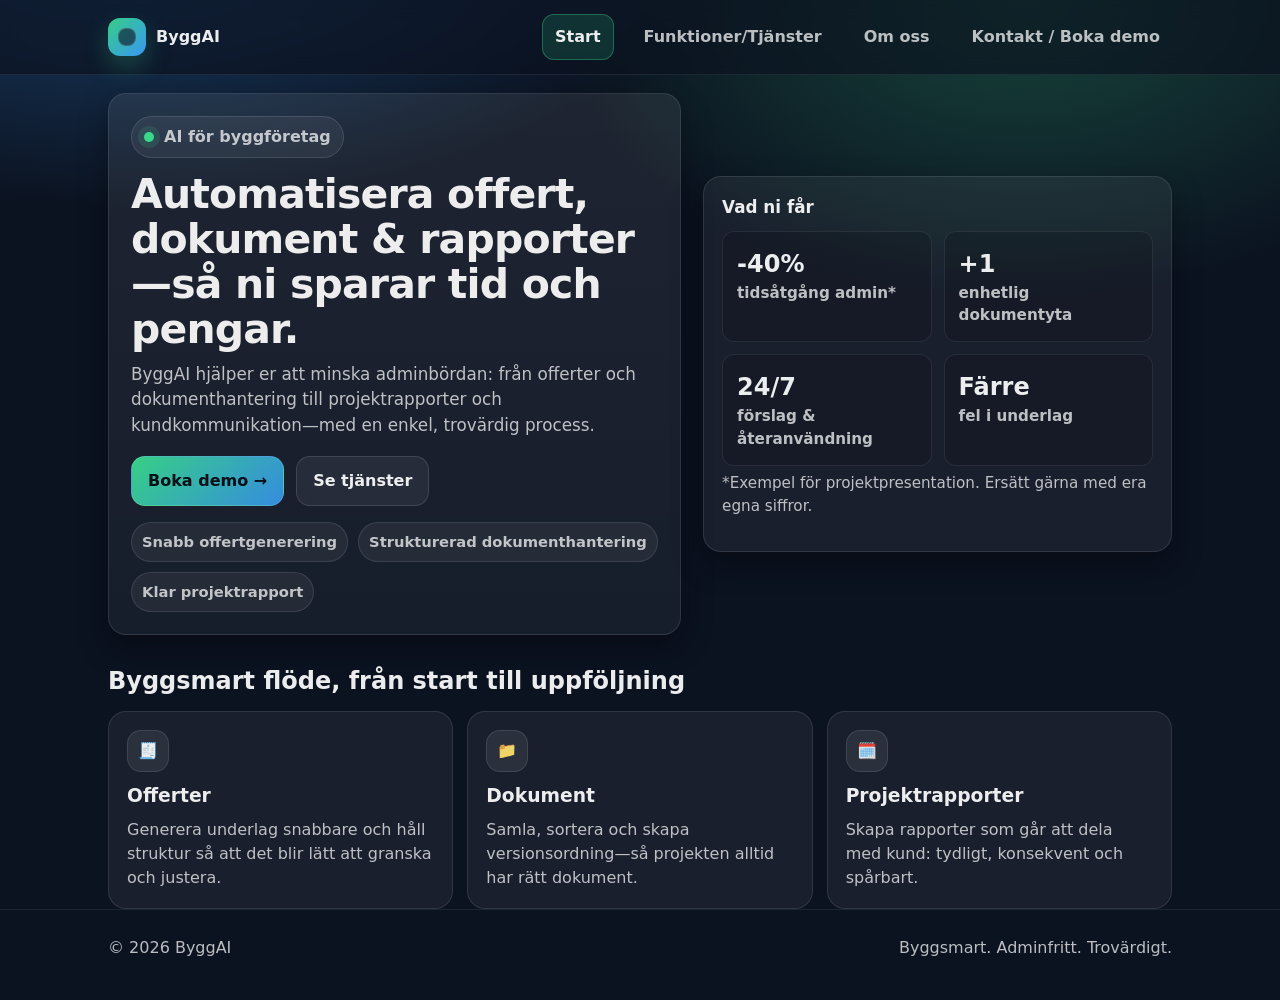
<file: index.html>
<!doctype html>
<html lang="sv">
<head>
  <meta charset="utf-8" />
  <meta name="viewport" content="width=device-width, initial-scale=1" />
  <title>ByggAI | Automatisera administrationen</title>
 <link rel="stylesheet" href="style.css">
</head>
<body>
  <a class="skip-link" href="#main">Hoppa till innehåll</a>

  <header class="header">
    <div class="container">
      <nav class="navbar" aria-label="Huvudmeny">
        <a class="brand" href="index.html" aria-label="ByggAI startsida">
          <span class="brand-mark" aria-hidden="true"></span>
          <span>ByggAI</span>
        </a>

        <div class="nav-links" role="navigation" aria-label="Sidor">
          <a href="index.html" data-navlink>Start</a>
          <a href="tjanster.html" data-navlink>Funktioner/Tjänster</a>
          <a href="Omoss.html" data-navlink>Om oss</a>
          <a href="kontakt.html" data-navlink>Kontakt / Boka demo</a>
        </div>

        <button class="menu-toggle" data-menu-toggle aria-label="Öppna meny" aria-expanded="false">
          <span class="bars" aria-hidden="true">
            <span></span><span></span><span></span>
          </span>
        </button>
      </nav>

      <div class="mobile-drawer" data-mobile-drawer hidden>
        <div class="drawer-links" role="navigation" aria-label="Mobilsidor">
          <a href="index.html" data-navlink>Start</a>
          <a href="tjanster.html" data-navlink>Funktioner/Tjänster</a>
          <a href="omoss.html" data-navlink>Om oss</a>
          <a href="kontakt.html" data-navlink>Kontakt / Boka demo</a>
        </div>
      </div>
    </div>
  </header>

  <main id="main" class="container">
    <section class="hero">
      <div class="hero-card">
        <span class="kicker"><span class="dot" aria-hidden="true"></span> AI för byggföretag</span>
        <h1>Automatisera offert, dokument & rapporter—så ni sparar tid och pengar.</h1>
        <p class="lead">
          ByggAI hjälper er att minska adminbördan: från offerter och dokumenthantering till projektrapporter och
          kundkommunikation—med en enkel, trovärdig process.
        </p>

        <div class="cta-row">
          <a class="btn btn-primary" href="kontakt.html">Boka demo →</a>
          <a class="btn" href="tjanster.html">Se tjänster</a>
        </div>

        <div class="badge-row" aria-label="Nyckelfördelar">
          <span class="badge">Snabb offertgenerering</span>
          <span class="badge">Strukturerad dokumenthantering</span>
          <span class="badge">Klar projektrapport</span>
        </div>
      </div>

      <aside class="side-panel" aria-label="Översikt">
        <h2>Vad ni får</h2>
        <div class="stat-grid">
          <div class="stat">
            <div class="num">-40%</div>
            <div class="lbl">tidsåtgång admin*</div>
          </div>
          <div class="stat">
            <div class="num">+1</div>
            <div class="lbl">enhetlig dokumentyta</div>
          </div>
          <div class="stat">
            <div class="num">24/7</div>
            <div class="lbl">förslag & återanvändning</div>
          </div>
          <div class="stat">
            <div class="num">Färre</div>
            <div class="lbl">fel i underlag</div>
          </div>
        </div>
        <p class="help">*Exempel för projektpresentation. Ersätt gärna med era egna siffror.</p>
      </aside>
    </section>

    <section class="section">
      <h2 class="section-title">Byggsmart flöde, från start till uppföljning</h2>
      <div class="grid-3">
        <article class="card">
          <div class="icon" aria-hidden="true">🧾</div>
          <h3>Offerter</h3>
          <p>Generera underlag snabbare och håll struktur så att det blir lätt att granska och justera.</p>
        </article>
        <article class="card">
          <div class="icon" aria-hidden="true">📁</div>
          <h3>Dokument</h3>
          <p>Samla, sortera och skapa versionsordning—så projekten alltid har rätt dokument.</p>
        </article>
        <article class="card">
          <div class="icon" aria-hidden="true">🗓️</div>
          <h3>Projektrapporter</h3>
          <p>Skapa rapporter som går att dela med kund: tydligt, konsekvent och spårbart.</p>
        </article>
      </div>
    </section>
  </main>

  <footer class="footer">
    <div class="container foot-grid">
      <div>© <span id="year"></span> ByggAI</div>
      <div>Byggsmart. Adminfritt. Trovärdigt.</div>
    </div>
  </footer>

  <script src="script.js"></script>
  <script>
    document.getElementById("year").textContent = new Date().getFullYear();
  </script>
</body>
</html>
</file>
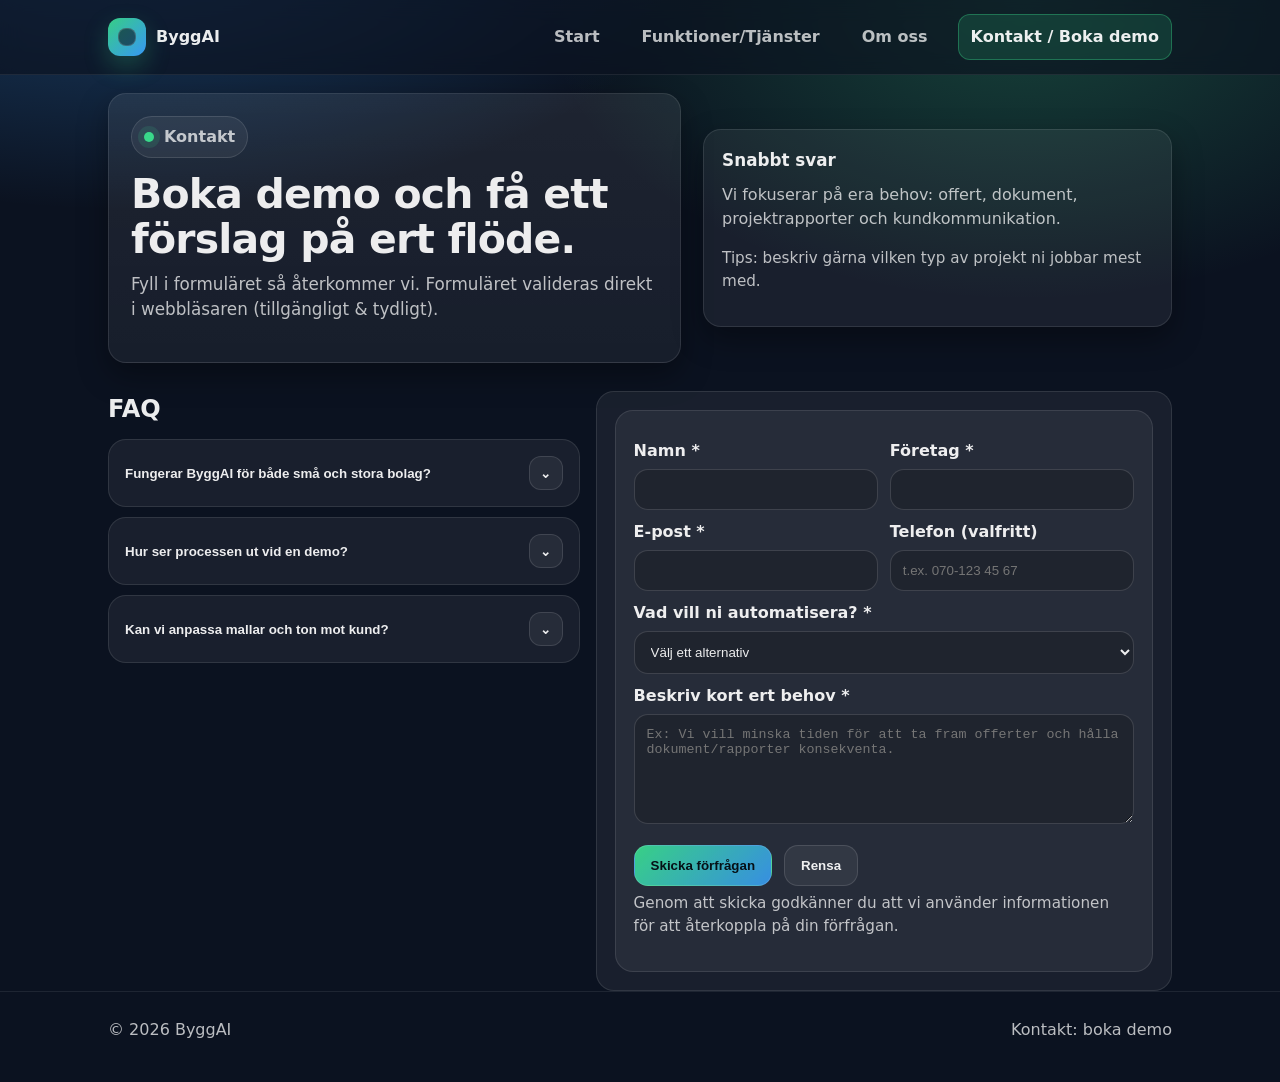
<file: kontakt.html>
<!doctype html>
<html lang="sv">
<head>
  <meta charset="utf-8" />
  <meta name="viewport" content="width=device-width, initial-scale=1" />
  <title>ByggAI | Kontakt & Boka demo</title>
 <link rel="stylesheet" href="style.css">
</head>
<body>
  <a class="skip-link" href="#main">Hoppa till innehåll</a>

  <header class="header">
    <div class="container">
      <nav class="navbar" aria-label="Huvudmeny">
        <a class="brand" href="index.html" aria-label="ByggAI startsida">
          <span class="brand-mark" aria-hidden="true"></span>
          <span>ByggAI</span>
        </a>

        <div class="nav-links" role="navigation" aria-label="Sidor">
          <a href="index.html" data-navlink>Start</a>
          <a href="tjanster.html" data-navlink>Funktioner/Tjänster</a>
          <a href="Omoss.html" data-navlink>Om oss</a>
          <a href="kontakt.html" data-navlink>Kontakt / Boka demo</a>
        </div>

        <button class="menu-toggle" data-menu-toggle aria-label="Öppna meny" aria-expanded="false">
          <span class="bars" aria-hidden="true">
            <span></span><span></span><span></span>
          </span>
        </button>
      </nav>

      <div class="mobile-drawer" data-mobile-drawer hidden>
        <div class="drawer-links" role="navigation" aria-label="Mobilsidor">
          <a href="index.html" data-navlink>Start</a>
          <a href="tjanster.html" data-navlink>Funktioner/Tjänster</a>
          <a href="omoss.html" data-navlink>Om oss</a>
          <a href="kontakt.html" data-navlink>Kontakt / Boka demo</a>
        </div>
      </div>
    </div>
  </header>

  <main id="main" class="container">
    <section class="hero" style="margin-top:18px;">
      <div class="hero-card">
        <span class="kicker"><span class="dot" aria-hidden="true"></span> Kontakt</span>
        <h1>Boka demo och få ett förslag på ert flöde.</h1>
        <p class="lead">
          Fyll i formuläret så återkommer vi. Formuläret valideras direkt i webbläsaren (tillgängligt & tydligt).
        </p>
      </div>
      <aside class="side-panel">
        <h2>Snabbt svar</h2>
        <div class="form-note">
          <p style="margin-top:0;">
            Vi fokuserar på era behov: offert, dokument, projektrapporter och kundkommunikation.
          </p>
          <p class="help">Tips: beskriv gärna vilken typ av projekt ni jobbar mest med.</p>
        </div>
      </aside>
    </section>

    <section class="section">
      <div class="form-wrap">
        <div>
          <h2 class="section-title" style="margin-top:0;">FAQ</h2>
          <div class="accordion" aria-label="Vanliga frågor">
            <div class="acc-item" data-open="false">
              <button class="acc-btn" type="button" aria-expanded="false">
                <span>Fungerar ByggAI för både små och stora bolag?</span>
                <span class="chev" aria-hidden="true">⌄</span>
              </button>
              <div class="acc-panel" aria-hidden="true">
                <div class="acc-content">
                  Ja. Vi kan starta med ett avgränsat flöde (t.ex. offert + dokument) och sedan bygga ut när ni ser värdet.
                </div>
              </div>
            </div>

            <div class="acc-item" data-open="false">
              <button class="acc-btn" type="button" aria-expanded="false">
                <span>Hur ser processen ut vid en demo?</span>
                <span class="chev" aria-hidden="true">⌄</span>
              </button>
              <div class="acc-panel" aria-hidden="true">
                <div class="acc-content">
                  Vi går igenom era nuvarande rutiner, väljer ett konkret exempel och visar hur AI kan ge förbättrade
                  utkast och dokumentstruktur.
                </div>
              </div>
            </div>

            <div class="acc-item" data-open="false">
              <button class="acc-btn" type="button" aria-expanded="false">
                <span>Kan vi anpassa mallar och ton mot kund?</span>
                <span class="chev" aria-hidden="true">⌄</span>
              </button>
              <div class="acc-panel" aria-hidden="true">
                <div class="acc-content">
                  Absolut. Ni styr språk, struktur och vilka delar som ska återanvändas för att skapa konsekvens över projekt.
                </div>
              </div>
            </div>
          </div>
        </div>

        <div class="form" aria-label="Boka demo formulär">
          <form class="form" data-demo-form>
            <div class="field-row">
              <div>
                <label for="name">Namn *</label>
                <input id="name" name="name" type="text" autocomplete="name" aria-invalid="false" required />
                <div class="error" data-error-for="name">Ange ditt namn (minst 2 tecken).</div>
              </div>

              <div>
                <label for="company">Företag *</label>
                <input id="company" name="company" type="text" aria-invalid="false" required />
                <div class="error" data-error-for="company">Ange företagets namn (minst 2 tecken).</div>
              </div>
            </div>

            <div class="field-row">
              <div>
                <label for="email">E-post *</label>
                <input id="email" name="email" type="email" autocomplete="email" aria-invalid="false" required />
                <div class="error" data-error-for="email">Ange en giltig e-postadress.</div>
              </div>

              <div>
                <label for="phone">Telefon (valfritt)</label>
                <input id="phone" name="phone" type="tel" autocomplete="tel" aria-invalid="false" placeholder="t.ex. 070-123 45 67" />
                <div class="error" data-error-for="phone">Ange ett giltigt telefonnummer.</div>
              </div>
            </div>

            <label for="topic">Vad vill ni automatisera? *</label>
            <select id="topic" name="topic" aria-invalid="false" required>
              <option value="">Välj ett alternativ</option>
              <option value="offerter">Offerter</option>
              <option value="dokument">Dokumenthantering</option>
              <option value="rapporter">Projektrapporter</option>
              <option value="kommunikation">Kundkommunikation</option>
              <option value="allt">Flera delar</option>
            </select>
            <div class="error" data-error-for="topic">Välj ett ämne för din förfrågan.</div>

            <label for="message">Beskriv kort ert behov *</label>
            <textarea id="message" name="message" aria-invalid="false" required
              placeholder="Ex: Vi vill minska tiden för att ta fram offerter och hålla dokument/rapporter konsekventa."></textarea>
            <div class="error" data-error-for="message">Skriv ett meddelande (minst 10 tecken).</div>

            <div class="form-actions">
              <button class="btn btn-primary" type="submit">Skicka förfrågan</button>
              <button class="btn" type="reset">Rensa</button>
              <p class="status" data-form-status aria-live="polite"></p>
            </div>

            <p class="help">
              Genom att skicka godkänner du att vi använder informationen för att återkoppla på din förfrågan.
            </p>
          </form>
        </div>
      </div>
    </section>
  </main>

  <footer class="footer">
    <div class="container foot-grid">
      <div>© <span id="year"></span> ByggAI</div>
      <div>Kontakt: boka demo</div>
    </div>
  </footer>

 <script src="script.js"></script>
  <script>
    document.getElementById("year").textContent = new Date().getFullYear();
  </script>
</body>
</html>
</file>
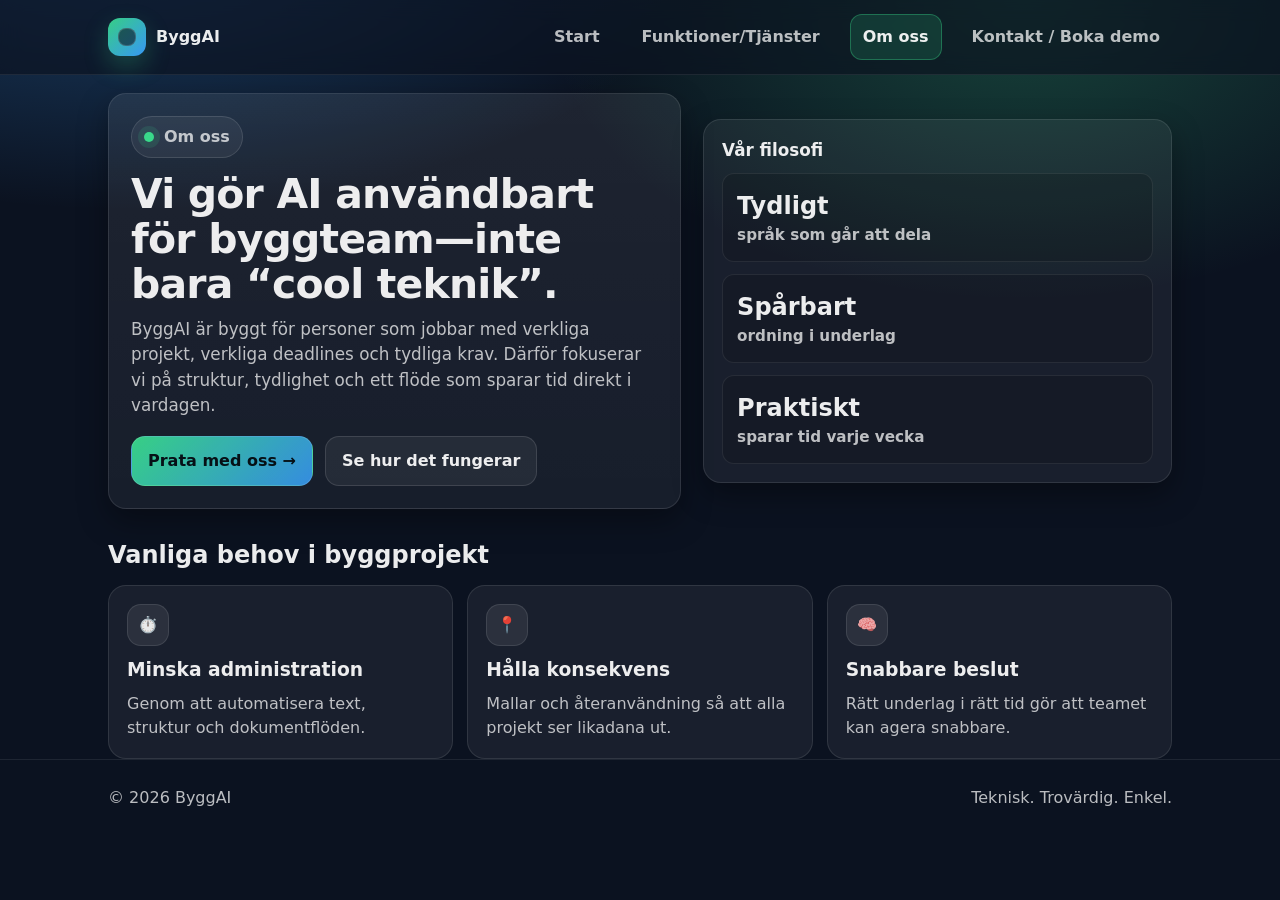
<file: Omoss.html>
<!doctype html>
<html lang="sv">
<head>
  <meta charset="utf-8" />
  <meta name="viewport" content="width=device-width, initial-scale=1" />
  <title>ByggAI | Om oss</title>
<link rel="stylesheet" href="style.css">
</head>
<body>
  <a class="skip-link" href="#main">Hoppa till innehåll</a>

  <header class="header">
    <div class="container">
      <nav class="navbar" aria-label="Huvudmeny">
        <a class="brand" href="index.html" aria-label="ByggAI startsida">
          <span class="brand-mark" aria-hidden="true"></span>
          <span>ByggAI</span>
        </a>

        <div class="nav-links" role="navigation" aria-label="Sidor">
          <a href="index.html" data-navlink>Start</a>
          <a href="tjanster.html" data-navlink>Funktioner/Tjänster</a>
          <a href="Omoss.html" data-navlink>Om oss</a>
          <a href="kontakt.html" data-navlink>Kontakt / Boka demo</a>
        </div>

        <button class="menu-toggle" data-menu-toggle aria-label="Öppna meny" aria-expanded="false">
          <span class="bars" aria-hidden="true">
            <span></span><span></span><span></span>
          </span>
        </button>
      </nav>

      <div class="mobile-drawer" data-mobile-drawer hidden>
        <div class="drawer-links" role="navigation" aria-label="Mobilsidor">
          <a href="index.html" data-navlink>Start</a>
          <a href="tjanster.html" data-navlink>Funktioner/Tjänster</a>
          <a href="omoss.html" data-navlink>Om oss</a>
          <a href="kontakt.html" data-navlink>Kontakt / Boka demo</a>
        </div>
      </div>
    </div>
  </header>

  <main id="main" class="container">
    <section class="hero">
      <div class="hero-card">
        <span class="kicker"><span class="dot" aria-hidden="true"></span> Om oss</span>
        <h1>Vi gör AI användbart för byggteam—inte bara “cool teknik”.</h1>
        <p class="lead">
          ByggAI är byggt för personer som jobbar med verkliga projekt, verkliga deadlines och tydliga krav.
          Därför fokuserar vi på struktur, tydlighet och ett flöde som sparar tid direkt i vardagen.
        </p>

        <div class="cta-row">
          <a class="btn btn-primary" href="kontakt.html">Prata med oss →</a>
          <a class="btn" href="tjanster.html">Se hur det fungerar</a>
        </div>
      </div>

      <aside class="side-panel">
        <h2>Vår filosofi</h2>
        <div class="grid-3" style="grid-template-columns: 1fr; gap:12px;">
          <div class="stat">
            <div class="num">Tydligt</div>
            <div class="lbl">språk som går att dela</div>
          </div>
          <div class="stat">
            <div class="num">Spårbart</div>
            <div class="lbl">ordning i underlag</div>
          </div>
          <div class="stat">
            <div class="num">Praktiskt</div>
            <div class="lbl">sparar tid varje vecka</div>
          </div>
        </div>
      </aside>
    </section>

    <section class="section">
      <h2 class="section-title">Vanliga behov i byggprojekt</h2>
      <div class="grid-3">
        <article class="card">
          <div class="icon" aria-hidden="true">⏱️</div>
          <h3>Minska administration</h3>
          <p>Genom att automatisera text, struktur och dokumentflöden.</p>
        </article>
        <article class="card">
          <div class="icon" aria-hidden="true">📍</div>
          <h3>Hålla konsekvens</h3>
          <p>Mallar och återanvändning så att alla projekt ser likadana ut.</p>
        </article>
        <article class="card">
          <div class="icon" aria-hidden="true">🧠</div>
          <h3>Snabbare beslut</h3>
          <p>Rätt underlag i rätt tid gör att teamet kan agera snabbare.</p>
        </article>
      </div>
    </section>
  </main>

  <footer class="footer">
    <div class="container foot-grid">
      <div>© <span id="year"></span> ByggAI</div>
      <div>Teknisk. Trovärdig. Enkel.</div>
    </div>
  </footer>

<script src="script.js"></script>
  <script>
    document.getElementById("year").textContent = new Date().getFullYear();
  </script>
</body>
</html>
</file>
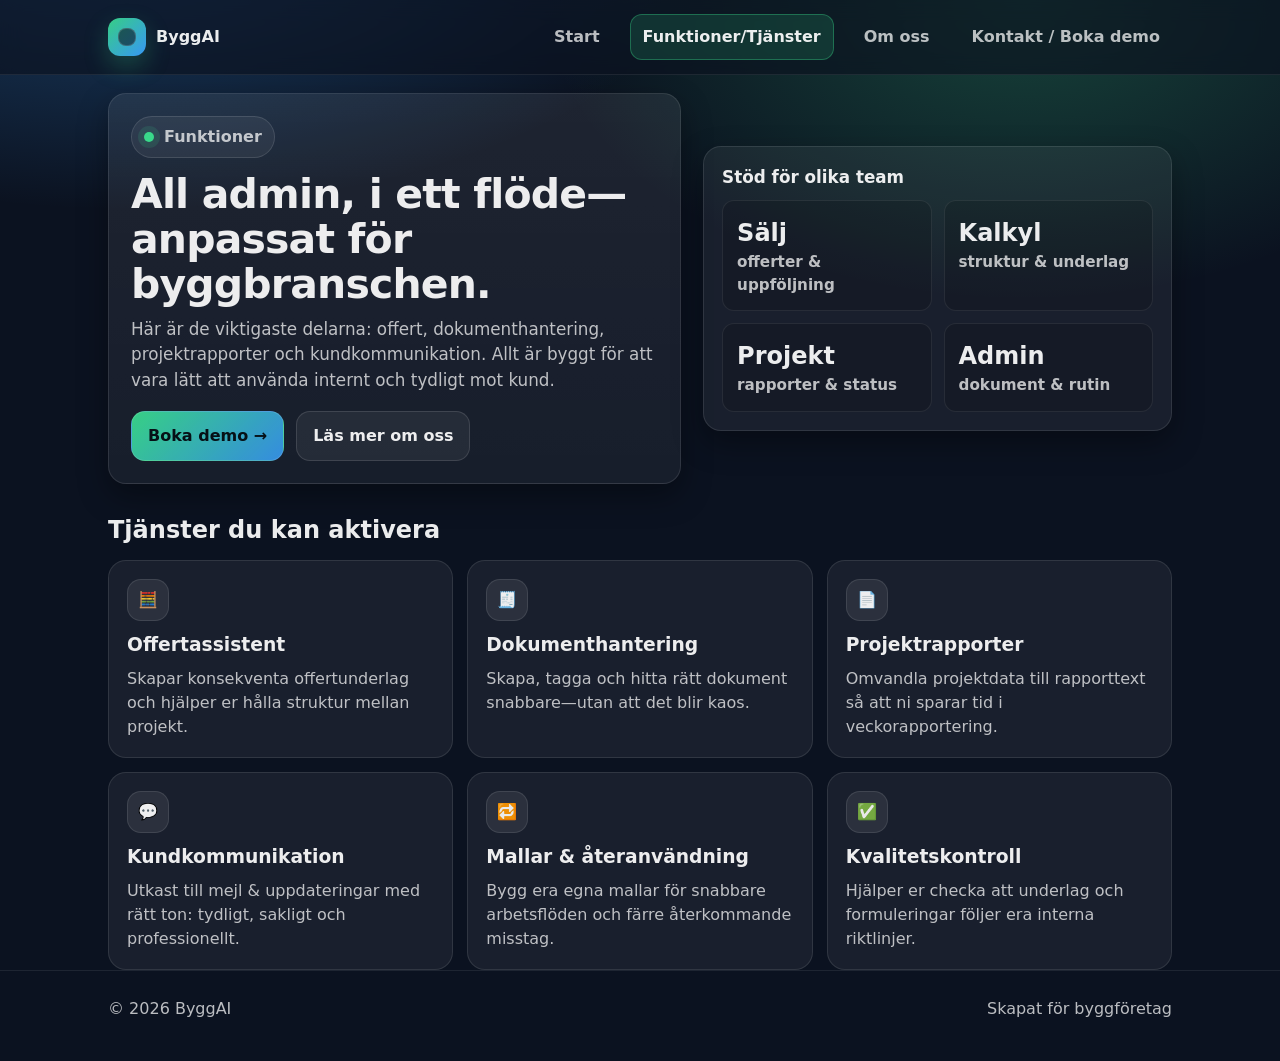
<file: tjanster.html>
<!doctype html>
<html lang="sv">
<head>
  <meta charset="utf-8" />
  <meta name="viewport" content="width=device-width, initial-scale=1" />
  <title>ByggAI | Funktioner & Tjänster</title>
<link rel="stylesheet" href="style.css">
</head>
<body>
  <a class="skip-link" href="#main">Hoppa till innehåll</a>

  <header class="header">
    <div class="container">
      <nav class="navbar" aria-label="Huvudmeny">
        <a class="brand" href="index.html" aria-label="ByggAI startsida">
          <span class="brand-mark" aria-hidden="true"></span>
          <span>ByggAI</span>
        </a>

        <div class="nav-links" role="navigation" aria-label="Sidor">
          <a href="index.html" data-navlink>Start</a>
          <a href="tjanster.html" data-navlink>Funktioner/Tjänster</a>
          <a href="Omoss.html" data-navlink>Om oss</a>
          <a href="kontakt.html" data-navlink>Kontakt / Boka demo</a>
        </div>

        <button class="menu-toggle" data-menu-toggle aria-label="Öppna meny" aria-expanded="false">
          <span class="bars" aria-hidden="true">
            <span></span><span></span><span></span>
          </span>
        </button>
      </nav>

      <div class="mobile-drawer" data-mobile-drawer hidden>
        <div class="drawer-links" role="navigation" aria-label="Mobilsidor">
          <a href="index.html" data-navlink>Start</a>
          <a href="tjanster.html" data-navlink>Funktioner/Tjänster</a>
          <a href="omoss.html" data-navlink>Om oss</a>
          <a href="kontakt.html" data-navlink>Kontakt / Boka demo</a>
        </div>
      </div>
    </div>
  </header>

  <main id="main" class="container">
    <section class="hero" style="margin-top: 18px;">
      <div class="hero-card">
        <span class="kicker"><span class="dot" aria-hidden="true"></span> Funktioner</span>
        <h1>All admin, i ett flöde—anpassat för byggbranschen.</h1>
        <p class="lead">
          Här är de viktigaste delarna: offert, dokumenthantering, projektrapporter och kundkommunikation.
          Allt är byggt för att vara lätt att använda internt och tydligt mot kund.
        </p>
        <div class="cta-row">
          <a class="btn btn-primary" href="kontakt.html">Boka demo →</a>
          <a class="btn" href="omoss.html">Läs mer om oss</a>
        </div>
      </div>

      <aside class="side-panel">
        <h2>Stöd för olika team</h2>
        <div class="stat-grid">
          <div class="stat"><div class="num">Sälj</div><div class="lbl">offerter & uppföljning</div></div>
          <div class="stat"><div class="num">Kalkyl</div><div class="lbl">struktur & underlag</div></div>
          <div class="stat"><div class="num">Projekt</div><div class="lbl">rapporter & status</div></div>
          <div class="stat"><div class="num">Admin</div><div class="lbl">dokument & rutin</div></div>
        </div>
      </aside>
    </section>

    <section class="section">
      <h2 class="section-title">Tjänster du kan aktivera</h2>
      <div class="grid-3">
        <article class="card">
          <div class="icon" aria-hidden="true">🧮</div>
          <h3>Offertassistent</h3>
          <p>Skapar konsekventa offertunderlag och hjälper er hålla struktur mellan projekt.</p>
        </article>
        <article class="card">
          <div class="icon" aria-hidden="true">🧾</div>
          <h3>Dokumenthantering</h3>
          <p>Skapa, tagga och hitta rätt dokument snabbare—utan att det blir kaos.</p>
        </article>
        <article class="card">
          <div class="icon" aria-hidden="true">📄</div>
          <h3>Projektrapporter</h3>
          <p>Omvandla projektdata till rapporttext så att ni sparar tid i veckorapportering.</p>
        </article>
        <article class="card">
          <div class="icon" aria-hidden="true">💬</div>
          <h3>Kundkommunikation</h3>
          <p>Utkast till mejl & uppdateringar med rätt ton: tydligt, sakligt och professionellt.</p>
        </article>
        <article class="card">
          <div class="icon" aria-hidden="true">🔁</div>
          <h3>Mallar & återanvändning</h3>
          <p>Bygg era egna mallar för snabbare arbetsflöden och färre återkommande misstag.</p>
        </article>
        <article class="card">
          <div class="icon" aria-hidden="true">✅</div>
          <h3>Kvalitetskontroll</h3>
          <p>Hjälper er checka att underlag och formuleringar följer era interna riktlinjer.</p>
        </article>
      </div>
    </section>
  </main>

  <footer class="footer">
    <div class="container foot-grid">
      <div>© <span id="year"></span> ByggAI</div>
      <div>Skapat för byggföretag</div>
    </div>
  </footer>

 <script src="script.js"></script>
  <script>
    document.getElementById("year").textContent = new Date().getFullYear();
  </script>
</body>
</html>
</file>
<file: style.css>
:root {
  --bg: #0b1220;
  --panel: rgba(255, 255, 255, 0.06);
  --panel-2: rgba(255, 255, 255, 0.09);
  --text: rgba(255, 255, 255, 0.92);
  --muted: rgba(255, 255, 255, 0.72);

  --brand: #39d98a;
  --brand-2: #3aa0ff;
  --danger: #ff5c6c;

  --shadow: 0 12px 30px rgba(0, 0, 0, 0.35);
  --radius: 18px;
  --radius-sm: 12px;

  --max: 1100px;
}

* {
  box-sizing: border-box;
}
html {
  min-height: 100%;
  background: var(--bg);
}
body {
  min-height: 100vh;
  margin: 0;
  font-family:
    ui-sans-serif,
    system-ui,
    -apple-system,
    Segoe UI,
    Roboto,
    Arial,
    "Noto Sans",
    "Liberation Sans",
    sans-serif;
  background:
    radial-gradient(
      1000px 500px at 10% -10%,
      rgba(58, 160, 255, 0.35),
      transparent 60%
    ),
    radial-gradient(
      800px 500px at 80% 0%,
      rgba(57, 217, 138, 0.25),
      transparent 60%
    ),
    var(--bg);
  background-repeat: no-repeat;
  background-attachment: fixed;
  color: var(--text);
  line-height: 1.5;
}

a {
  color: inherit;
  text-decoration: none;
}
img {
  max-width: 100%;
  display: block;
}

.container {
  max-width: var(--max);
  margin: 0 auto;
  padding: 0 18px;
}

.skip-link {
  position: absolute;
  left: -999px;
  top: 10px;
  padding: 10px 14px;
  background: #fff;
  color: #000;
  border-radius: 10px;
  z-index: 9999;
}
.skip-link:focus {
  left: 18px;
}

/* Header / Nav */
.header {
  position: sticky;
  top: 0;
  z-index: 50;
  backdrop-filter: blur(10px);
  background: rgba(11, 18, 32, 0.65);
  border-bottom: 1px solid rgba(255, 255, 255, 0.08);
}
.navbar {
  display: flex;
  align-items: center;
  justify-content: space-between;
  padding: 14px 0;
  gap: 12px;
}

.brand {
  display: flex;
  align-items: center;
  gap: 10px;
  font-weight: 750;
}
.brand-mark {
  width: 38px;
  height: 38px;
  border-radius: 12px;
  background: linear-gradient(
    135deg,
    rgba(57, 217, 138, 0.95),
    rgba(58, 160, 255, 0.95)
  );
  box-shadow: 0 10px 25px rgba(57, 217, 138, 0.25);
  position: relative;
}
.brand-mark:after {
  content: "";
  position: absolute;
  inset: 10px;
  border-radius: 8px;
  background: rgba(11, 18, 32, 0.6);
  border: 1px solid rgba(255, 255, 255, 0.15);
}

.nav-links {
  display: flex;
  align-items: center;
  gap: 18px;
}
.nav-links a {
  padding: 10px 12px;
  border-radius: 12px;
  color: var(--muted);
  transition:
    background 0.2s ease,
    color 0.2s ease;
  font-weight: 600;
}
.nav-links a:hover {
  background: rgba(255, 255, 255, 0.08);
  color: var(--text);
}
.nav-links a[aria-current="page"] {
  background: rgba(57, 217, 138, 0.15);
  color: var(--text);
  border: 1px solid rgba(57, 217, 138, 0.35);
}

.menu-toggle {
  display: none;
  align-items: center;
  justify-content: center;
  width: 44px;
  height: 44px;
  border-radius: 14px;
  border: 1px solid rgba(255, 255, 255, 0.12);
  background: rgba(255, 255, 255, 0.06);
  cursor: pointer;
}
.menu-toggle:focus {
  outline: 3px solid rgba(58, 160, 255, 0.45);
  outline-offset: 2px;
}
.menu-toggle .bars {
  width: 18px;
  height: 12px;
  position: relative;
}
.menu-toggle .bars span {
  position: absolute;
  left: 0;
  right: 0;
  height: 2px;
  background: rgba(255, 255, 255, 0.9);
  border-radius: 999px;
  transition:
    transform 0.2s ease,
    top 0.2s ease,
    opacity 0.2s ease;
}
.menu-toggle .bars span:nth-child(1) {
  top: 0;
}
.menu-toggle .bars span:nth-child(2) {
  top: 5px;
}
.menu-toggle .bars span:nth-child(3) {
  top: 10px;
}
.menu-toggle[aria-expanded="true"] .bars span:nth-child(1) {
  top: 5px;
  transform: rotate(45deg);
}
.menu-toggle[aria-expanded="true"] .bars span:nth-child(2) {
  opacity: 0;
}
.menu-toggle[aria-expanded="true"] .bars span:nth-child(3) {
  top: 5px;
  transform: rotate(-45deg);
}

.mobile-drawer {
  display: none;
  padding-bottom: 14px;
}
.mobile-drawer .drawer-links {
  display: flex;
  flex-direction: column;
  gap: 8px;
}
.mobile-drawer a {
  padding: 12px 12px;
  border-radius: 14px;
  background: rgba(255, 255, 255, 0.06);
  border: 1px solid rgba(255, 255, 255, 0.08);
  color: var(--muted);
  font-weight: 650;
}
.mobile-drawer a[aria-current="page"] {
  color: var(--text);
  border-color: rgba(57, 217, 138, 0.4);
  background: rgba(57, 217, 138, 0.14);
}

/* Hero & Sections */
main {
  padding: 26px 0 60px;
}

.hero {
  display: grid;
  grid-template-columns: 1.1fr 0.9fr;
  gap: 22px;
  align-items: center;
  margin-top: 18px;
}

.hero-card {
  background: linear-gradient(
    180deg,
    rgba(255, 255, 255, 0.08),
    rgba(255, 255, 255, 0.05)
  );
  border: 1px solid rgba(255, 255, 255, 0.1);
  border-radius: var(--radius);
  padding: 22px;
  box-shadow: var(--shadow);
}

.kicker {
  display: inline-flex;
  align-items: center;
  gap: 10px;
  padding: 8px 12px;
  border-radius: 999px;
  border: 1px solid rgba(255, 255, 255, 0.12);
  background: rgba(255, 255, 255, 0.06);
  color: var(--muted);
  font-weight: 650;
}
.kicker .dot {
  width: 10px;
  height: 10px;
  border-radius: 999px;
  background: var(--brand);
  box-shadow: 0 0 0 6px rgba(57, 217, 138, 0.13);
}

h1 {
  margin: 14px 0 10px;
  font-size: clamp(28px, 3.2vw, 44px);
  letter-spacing: -0.02em;
  line-height: 1.1;
}
.lead {
  color: var(--muted);
  font-size: 1.05rem;
  margin: 0 0 18px;
}

.cta-row {
  display: flex;
  gap: 12px;
  flex-wrap: wrap;
  align-items: center;
}

.btn {
  display: inline-flex;
  align-items: center;
  justify-content: center;
  gap: 10px;
  padding: 12px 16px;
  border-radius: 14px;
  border: 1px solid rgba(255, 255, 255, 0.12);
  background: rgba(255, 255, 255, 0.06);
  color: var(--text);
  font-weight: 750;
  cursor: pointer;
  transition:
    transform 0.15s ease,
    background 0.2s ease,
    border-color 0.2s ease;
}
.btn:hover {
  transform: translateY(-1px);
  background: rgba(255, 255, 255, 0.09);
}
.btn-primary {
  background: linear-gradient(
    135deg,
    rgba(57, 217, 138, 0.95),
    rgba(58, 160, 255, 0.85)
  );
  border-color: rgba(255, 255, 255, 0.12);
  color: #061016;
}
.btn-primary:hover {
  background: linear-gradient(
    135deg,
    rgba(57, 217, 138, 1),
    rgba(58, 160, 255, 1)
  );
}

.badge-row {
  display: flex;
  gap: 10px;
  flex-wrap: wrap;
  margin-top: 16px;
}
.badge {
  padding: 8px 10px;
  border-radius: 999px;
  background: rgba(255, 255, 255, 0.06);
  border: 1px solid rgba(255, 255, 255, 0.1);
  color: var(--muted);
  font-weight: 650;
  font-size: 0.92rem;
}

.side-panel {
  border-radius: var(--radius);
  padding: 18px;
  background: rgba(255, 255, 255, 0.06);
  border: 1px solid rgba(255, 255, 255, 0.1);
  box-shadow: var(--shadow);
}
.side-panel h2 {
  margin: 0 0 10px;
  font-size: 1.05rem;
}
.stat-grid {
  display: grid;
  grid-template-columns: 1fr 1fr;
  gap: 12px;
}
.stat {
  padding: 14px;
  border-radius: var(--radius-sm);
  background: rgba(0, 0, 0, 0.15);
  border: 1px solid rgba(255, 255, 255, 0.08);
}
.stat .num {
  font-weight: 900;
  font-size: 1.5rem;
}
.stat .lbl {
  color: var(--muted);
  font-weight: 650;
  font-size: 0.95rem;
}

/* Cards / grids */
.section {
  margin-top: 28px;
}
.section-title {
  font-size: 1.5rem;
  margin: 0 0 12px;
}
.grid-3 {
  display: grid;
  grid-template-columns: repeat(3, 1fr);
  gap: 14px;
}
.card {
  border-radius: var(--radius);
  padding: 18px;
  background: rgba(255, 255, 255, 0.06);
  border: 1px solid rgba(255, 255, 255, 0.1);
}
.card h3 {
  margin: 10px 0 8px;
}
.card p {
  margin: 0;
  color: var(--muted);
}
.icon {
  width: 42px;
  height: 42px;
  border-radius: 14px;
  background: rgba(255, 255, 255, 0.08);
  border: 1px solid rgba(255, 255, 255, 0.1);
  display: flex;
  align-items: center;
  justify-content: center;
  font-weight: 900;
}

/* FAQ + Accordion */
.accordion {
  display: flex;
  flex-direction: column;
  gap: 10px;
}
.acc-item {
  border-radius: var(--radius);
  background: rgba(255, 255, 255, 0.06);
  border: 1px solid rgba(255, 255, 255, 0.1);
  overflow: hidden;
}
.acc-btn {
  width: 100%;
  text-align: left;
  padding: 16px 16px;
  background: transparent;
  border: 0;
  color: var(--text);
  cursor: pointer;
  display: flex;
  align-items: center;
  justify-content: space-between;
  gap: 14px;
  font-weight: 800;
}
.acc-btn:focus {
  outline: 3px solid rgba(58, 160, 255, 0.45);
  outline-offset: -3px;
}
.acc-panel {
  max-height: 0;
  overflow: hidden;
  transition: max-height 0.25s ease;
}
.acc-panel[aria-hidden="false"] {
  padding: 0 16px 16px;
}
.acc-content {
  color: var(--muted);
  padding: 0 0 6px;
}
.chev {
  width: 34px;
  height: 34px;
  border-radius: 12px;
  border: 1px solid rgba(255, 255, 255, 0.12);
  background: rgba(255, 255, 255, 0.06);
  display: flex;
  align-items: center;
  justify-content: center;
  transition: transform 0.2s ease;
}
.acc-item[data-open="true"] .chev {
  transform: rotate(180deg);
}

/* Contact form */
.form-wrap {
  display: grid;
  grid-template-columns: 0.9fr 1.1fr;
  gap: 16px;
  align-items: start;
}
.form-note {
  color: var(--muted);
}
.form {
  padding: 18px;
  border-radius: var(--radius);
  background: rgba(255, 255, 255, 0.06);
  border: 1px solid rgba(255, 255, 255, 0.1);
}
.field-row {
  display: grid;
  grid-template-columns: 1fr 1fr;
  gap: 12px;
}
label {
  display: block;
  font-weight: 750;
  margin: 10px 0 6px;
}
input,
select,
textarea {
  width: 100%;
  padding: 12px 12px;
  border-radius: 14px;
  border: 1px solid rgba(255, 255, 255, 0.14);
  background: rgba(0, 0, 0, 0.18);
  color: var(--text);
  outline: none;
}
textarea {
  min-height: 110px;
  resize: vertical;
}

input:focus,
select:focus,
textarea:focus {
  border-color: rgba(58, 160, 255, 0.6);
  box-shadow: 0 0 0 4px rgba(58, 160, 255, 0.2);
}

.help {
  margin-top: 6px;
  color: var(--muted);
  font-size: 0.95rem;
}
.error {
  margin-top: 6px;
  color: #ffd1d5;
  font-size: 0.95rem;
  display: none;
}
input[aria-invalid="true"] {
  border-color: rgba(255, 92, 108, 0.8);
}
input[aria-invalid="true"] + .error {
  display: block;
}

.form-actions {
  display: flex;
  gap: 12px;
  flex-wrap: wrap;
  margin-top: 14px;
  align-items: center;
}
.status {
  color: var(--muted);
  font-weight: 650;
}

/* Footer */
.footer {
  padding: 26px 0 40px;
  border-top: 1px solid rgba(255, 255, 255, 0.08);
  color: var(--muted);
}
.footer .foot-grid {
  display: flex;
  justify-content: space-between;
  gap: 14px;
  flex-wrap: wrap;
}

/* Responsiv */
@media (max-width: 860px) {
  .hero {
    grid-template-columns: 1fr;
  }
  .grid-3 {
    grid-template-columns: 1fr;
  }
  .form-wrap {
    grid-template-columns: 1fr;
  }
  .field-row {
    grid-template-columns: 1fr;
  }
  .nav-links {
    display: none;
  }
  .menu-toggle {
    display: flex;
  }
  .mobile-drawer {
    display: block;
  }
}
</file>
